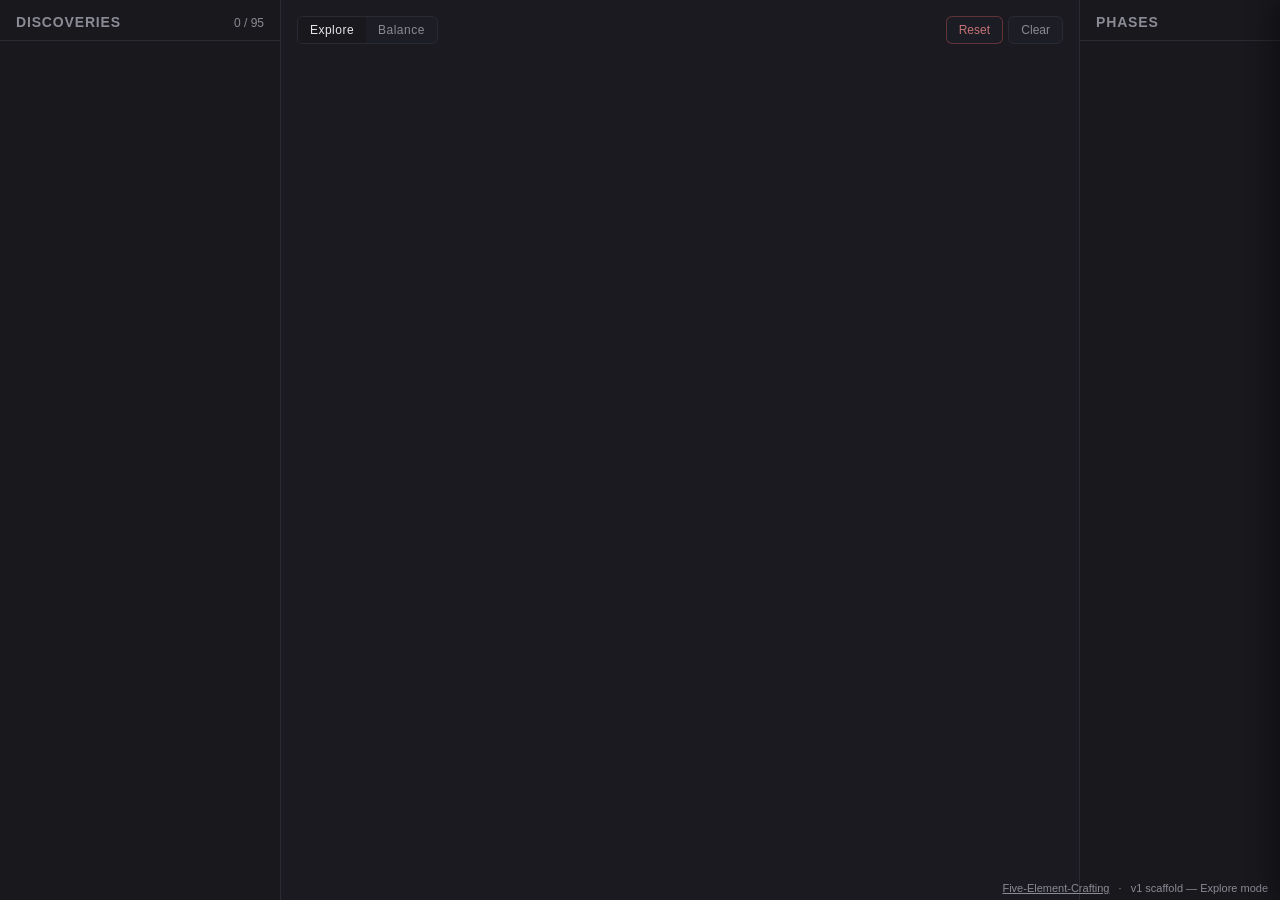
<file: index.html>
<!doctype html>
<html lang="en">
  <head>
    <meta charset="utf-8">
    <title>Five-Element-Crafting</title>
    <meta http-equiv="refresh" content="0; url=./app/">
    <link rel="canonical" href="./app/">
    <style>
      body {
        background: #1a1a1a;
        color: #f8e3a0;
        font-family: system-ui, sans-serif;
        display: grid;
        place-items: center;
        min-height: 100vh;
        margin: 0;
        padding: 24px;
      }
      a { color: #f8e3a0; }
    </style>
  </head>
  <body>
    <main>
      <p>Loading <a href="./app/">Five-Element-Crafting</a>&hellip;</p>
    </main>
  </body>
</html>
</file>
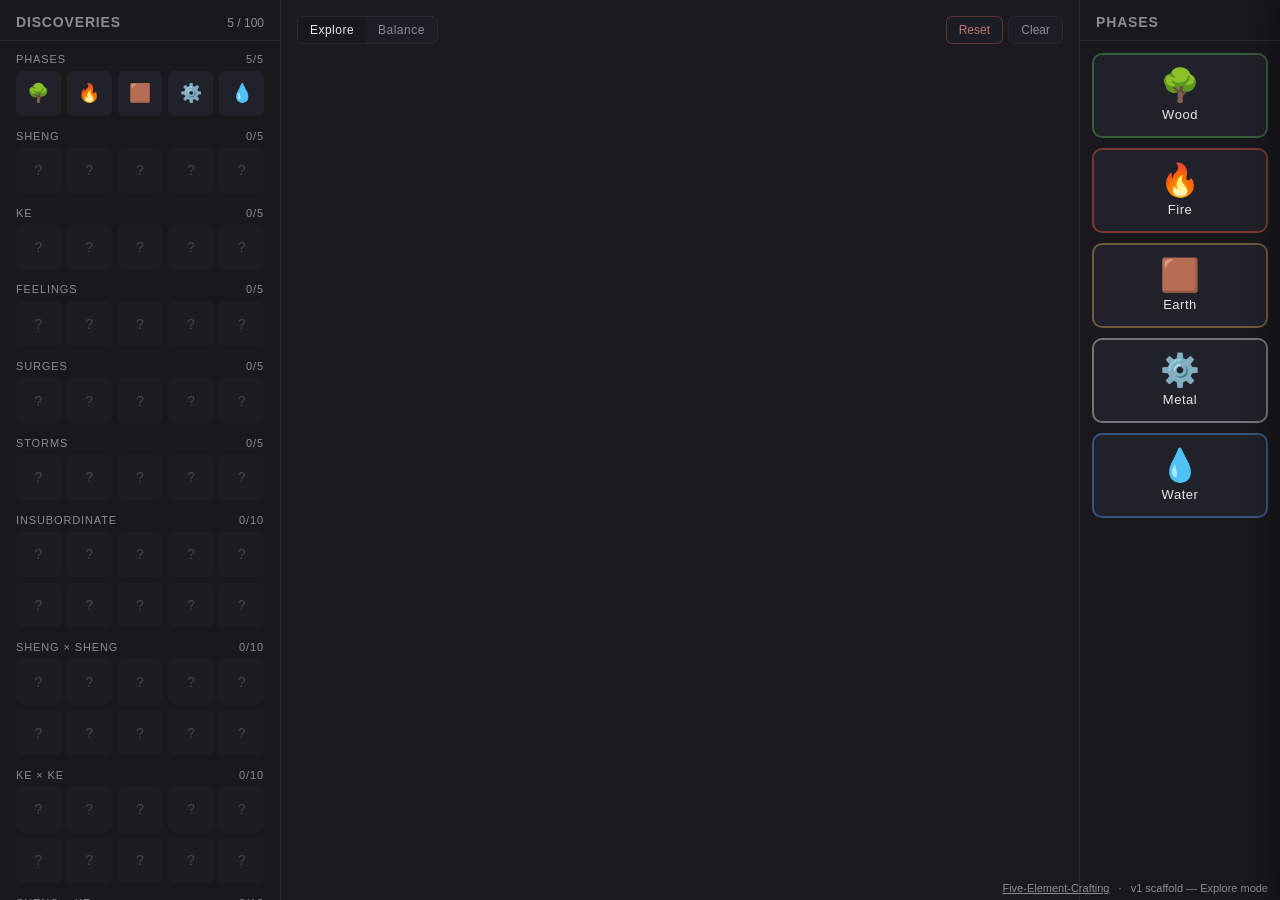
<file: app/index.html>
<!doctype html>
<html lang="en">
  <head>
    <meta charset="utf-8" />
    <meta name="viewport" content="width=device-width, initial-scale=1, maximum-scale=1, viewport-fit=cover" />
    <title>Five-Element-Crafting</title>
    <link rel="stylesheet" href="src/styles/main.css" />
  </head>
  <body>
    <div id="app">
      <aside id="discoveries-panel" class="panel panel-left">
        <header class="panel-header">
          <h2>Discoveries</h2>
          <div id="discovery-counter" class="counter">0 / 95</div>
        </header>
        <div id="discoveries-groups"></div>
      </aside>

      <main id="workspace" class="workspace">
        <div id="pentagram-background" class="pentagram hidden"></div>
        <div id="workspace-entities"></div>
        <div id="craft-feedback"></div>
        <div id="catastrophe-overlay" class="hidden"></div>
        <div id="nudge"></div>
        <button id="clear-btn" class="workspace-button" type="button">Clear</button>
        <button id="reset-btn" class="workspace-button workspace-button-reset" type="button">Reset</button>

        <div id="mode-toggle" class="mode-toggle">
          <button id="mode-explore" class="mode-btn active" type="button">Explore</button>
          <button id="mode-balance" class="mode-btn" type="button">Balance</button>
        </div>

        <div id="balance-hud" class="balance-hud hidden">
          <div class="balance-hud-left">
            <label class="hud-label" for="difficulty-select">Difficulty</label>
            <select id="difficulty-select">
              <option value="gentle">Gentle</option>
              <option value="steady" selected>Steady</option>
              <option value="sharp">Sharp</option>
            </select>
            <button id="new-puzzle-btn" type="button">New puzzle</button>
          </div>
          <div class="balance-hud-right">
            <div class="hud-label">Moves</div>
            <div id="budget-counter" class="budget-counter">0 / 0</div>
          </div>
          <div id="pathology-tray" class="pathology-tray"></div>
        </div>

        <div id="balance-end-overlay" class="end-overlay hidden"></div>
      </main>

      <aside id="blocks-panel" class="panel panel-right">
        <header class="panel-header">
          <h2>Phases</h2>
        </header>
        <div id="phase-tiles"></div>
      </aside>
    </div>

    <div id="inspect-drawer" class="drawer hidden" aria-hidden="true">
      <button id="inspect-close" class="drawer-close" type="button" aria-label="Close inspect panel">&times;</button>
      <div id="inspect-content"></div>
    </div>

    <div id="clear-modal" class="modal hidden" role="dialog" aria-labelledby="clear-modal-title">
      <div class="modal-body">
        <h3 id="clear-modal-title">Clear workspace?</h3>
        <p>This removes every entity from the workspace. Discoveries stay.</p>
        <div class="modal-actions">
          <button id="clear-confirm" type="button">Clear</button>
          <button id="clear-cancel" type="button">Cancel</button>
        </div>
      </div>
    </div>

    <div id="reset-modal" class="modal hidden" role="dialog" aria-labelledby="reset-modal-title">
      <div class="modal-body">
        <h3 id="reset-modal-title">Reset the whole game?</h3>
        <p>This clears the workspace, wipes your discoveries, resets self-stage progression, and ends any Balance puzzle in progress. This cannot be undone.</p>
        <div class="modal-actions">
          <button id="reset-confirm" type="button">Reset everything</button>
          <button id="reset-cancel" type="button">Cancel</button>
        </div>
      </div>
    </div>

    <footer id="app-footer">
      <a href="https://github.com/warrenrross/Five-Element-Crafting" target="_blank" rel="noopener">Five-Element-Crafting</a>
      <span class="footer-sep">&middot;</span>
      <span>v1 scaffold &mdash; <span id="footer-mode">Explore mode</span></span>
    </footer>

    <script type="module" src="src/main.js"></script>
  </body>
</html>
</file>
<file: app/src/styles/main.css>
/* Five-Element-Crafting v1 scaffold styles
 * Design surface per docs/design/ui-layout.md.
 * No framework, no preprocessor. Plain CSS only.
 */

:root {
  --bg: #0f0f12;
  --panel-bg: #18181d;
  --panel-border: #2a2a32;
  --workspace-bg: #1a1a20;
  --text: #e6e6ea;
  --text-muted: #8b8b95;

  /* Phase tints (used by the right panel and the move-type halos) */
  --wood: #4a8f4a;
  --fire: #c84a3a;
  --earth: #b08a4a;
  --metal: #b5b9bf;
  --water: #4a7ec8;

  /* Move-type cue colors per docs/design/ui-layout.md §3.3 */
  --halo-sheng: #4a8f4a;
  --halo-ke: #c84a3a;
  --halo-self: #d4b04a;
  --halo-insub: #8a4ac8;
  --halo-stage2: #6c6cb8;

  --radius: 10px;
  --radius-sm: 6px;
  --shadow: 0 6px 18px rgba(0, 0, 0, 0.35);
}

* {
  box-sizing: border-box;
}

html, body {
  margin: 0;
  padding: 0;
  height: 100%;
  font-family: -apple-system, BlinkMacSystemFont, "Segoe UI", Roboto, Helvetica, Arial, sans-serif;
  background: var(--bg);
  color: var(--text);
  overflow: hidden;
}

#app {
  display: grid;
  grid-template-columns: 280px 1fr 200px;
  grid-template-rows: 1fr;
  height: 100vh;
  gap: 1px;
  background: var(--panel-border);
}

/* ---------- Panels ---------- */

.panel {
  background: var(--panel-bg);
  display: flex;
  flex-direction: column;
  min-height: 0;
}

.panel-header {
  padding: 14px 16px 10px;
  border-bottom: 1px solid var(--panel-border);
  display: flex;
  align-items: baseline;
  justify-content: space-between;
}

.panel-header h2 {
  margin: 0;
  font-size: 14px;
  letter-spacing: 0.06em;
  text-transform: uppercase;
  color: var(--text-muted);
  font-weight: 600;
}

.counter {
  font-size: 12px;
  color: var(--text-muted);
  font-variant-numeric: tabular-nums;
}

/* ---------- Right panel (phases) ---------- */

#phase-tiles {
  display: flex;
  flex-direction: column;
  padding: 12px;
  gap: 10px;
  overflow-y: auto;
}

.phase-tile {
  display: flex;
  flex-direction: column;
  align-items: center;
  justify-content: center;
  padding: 14px;
  background: #21212a;
  border: 2px solid transparent;
  border-radius: var(--radius);
  cursor: grab;
  user-select: none;
  transition: transform 80ms ease, border-color 80ms ease;
}

.phase-tile:hover {
  transform: translateY(-1px);
  border-color: rgba(255, 255, 255, 0.08);
}

.phase-tile:active {
  cursor: grabbing;
}

.phase-tile[data-phase="wood"]  { border-color: rgba(74, 143, 74, 0.55); }
.phase-tile[data-phase="fire"]  { border-color: rgba(200, 74, 58, 0.55); }
.phase-tile[data-phase="earth"] { border-color: rgba(176, 138, 74, 0.55); }
.phase-tile[data-phase="metal"] { border-color: rgba(181, 185, 191, 0.55); }
.phase-tile[data-phase="water"] { border-color: rgba(74, 126, 200, 0.55); }

.phase-tile .tile-emoji {
  font-size: 32px;
  line-height: 1;
  margin-bottom: 6px;
}

.phase-tile .tile-name {
  font-size: 13px;
  letter-spacing: 0.04em;
}

/* ---------- Workspace ---------- */

.workspace {
  position: relative;
  background: var(--workspace-bg);
  overflow: hidden;
}

#workspace-entities {
  position: absolute;
  inset: 0;
}

.workspace-entity {
  position: absolute;
  display: flex;
  flex-direction: column;
  align-items: center;
  justify-content: center;
  width: 72px;
  height: 72px;
  padding: 8px;
  background: #22222b;
  border: 1px solid rgba(255, 255, 255, 0.06);
  border-radius: var(--radius);
  cursor: grab;
  user-select: none;
  box-shadow: var(--shadow);
  transition: transform 80ms ease, box-shadow 80ms ease;
}

.workspace-entity:hover {
  transform: translateY(-1px);
  box-shadow: 0 8px 22px rgba(0, 0, 0, 0.45);
}

.workspace-entity.dragging {
  cursor: grabbing;
  opacity: 0.85;
  z-index: 10;
}

.workspace-entity.drop-target {
  border-color: rgba(255, 255, 255, 0.4);
  box-shadow: 0 0 0 2px rgba(255, 255, 255, 0.15);
}

.workspace-entity.snapping-back {
  transition: left 150ms ease-out, top 150ms ease-out;
}

.workspace-entity .entity-emoji {
  font-size: 28px;
  line-height: 1;
}

.workspace-entity .entity-name {
  margin-top: 4px;
  font-size: 11px;
  color: var(--text-muted);
}

/* ---------- Craft halo / move-type cues (§3.3 of ui-layout.md) ---------- */

.craft-halo {
  position: absolute;
  width: 96px;
  height: 96px;
  border-radius: 50%;
  pointer-events: none;
  transform: translate(-50%, -50%);
  opacity: 0;
  z-index: 5;
}

.craft-halo.show {
  animation: haloPulse 600ms ease-out forwards;
}

.craft-halo[data-move="sheng"]   { background: radial-gradient(circle, rgba(74,143,74,0.55) 0%, rgba(74,143,74,0) 70%); }
.craft-halo[data-move="ke"]      { background: radial-gradient(circle, rgba(200,74,58,0.55) 0%, rgba(200,74,58,0) 70%); }
.craft-halo[data-move="self"]    { background: radial-gradient(circle, rgba(212,176,74,0.65) 0%, rgba(212,176,74,0) 70%); }
.craft-halo[data-move="insub"]   { background: radial-gradient(circle, rgba(138,74,200,0.55) 0%, rgba(138,74,200,0) 70%); }
.craft-halo[data-move="stage2"]  { background: radial-gradient(circle, rgba(108,108,184,0.45) 0%, rgba(108,108,184,0) 70%); }

@keyframes haloPulse {
  0%   { opacity: 0;   transform: translate(-50%, -50%) scale(0.4); }
  30%  { opacity: 0.9; transform: translate(-50%, -50%) scale(1.0); }
  100% { opacity: 0;   transform: translate(-50%, -50%) scale(1.5); }
}

/* Sheng pulse-up; Ke press-down; Self hold; Insub shake (animation only on result entity) */
.workspace-entity.cue-sheng  { animation: cueShengPulse 420ms ease-out; }
.workspace-entity.cue-ke     { animation: cueKePress    420ms ease-out; }
.workspace-entity.cue-self   { animation: cueSelfHold   500ms ease-out; }
.workspace-entity.cue-insub  { animation: cueInsubShake 420ms ease-out; }
.workspace-entity.cue-stage2 { animation: cueStage2     420ms ease-out; }

@keyframes cueShengPulse {
  0%   { transform: translateY(8px)  scale(0.7); opacity: 0; }
  60%  { transform: translateY(-4px) scale(1.05); opacity: 1; }
  100% { transform: translateY(0)    scale(1);    opacity: 1; }
}
@keyframes cueKePress {
  0%   { transform: translateY(-8px) scale(0.7); opacity: 0; }
  60%  { transform: translateY(4px)  scale(1.05); opacity: 1; }
  100% { transform: translateY(0)    scale(1);    opacity: 1; }
}
@keyframes cueSelfHold {
  0%   { transform: scale(0.6); opacity: 0; filter: brightness(2); }
  40%  { transform: scale(1.1); opacity: 1; filter: brightness(1.6); }
  100% { transform: scale(1);   opacity: 1; filter: brightness(1); }
}
@keyframes cueInsubShake {
  0%   { transform: translateX(0)   scale(0.7); opacity: 0; }
  25%  { transform: translateX(-6px) scale(1);   opacity: 1; }
  50%  { transform: translateX(6px)  scale(1);   opacity: 1; }
  75%  { transform: translateX(-3px) scale(1);   opacity: 1; }
  100% { transform: translateX(0)   scale(1);   opacity: 1; }
}
@keyframes cueStage2 {
  0%   { transform: scale(0.6) rotate(-6deg); opacity: 0; }
  60%  { transform: scale(1.05) rotate(2deg); opacity: 1; }
  100% { transform: scale(1) rotate(0);       opacity: 1; }
}

/* ---------- Nudge label ---------- */

#nudge {
  position: absolute;
  pointer-events: none;
  padding: 6px 10px;
  font-size: 12px;
  background: rgba(40, 40, 50, 0.92);
  color: var(--text-muted);
  border-radius: var(--radius-sm);
  opacity: 0;
  transition: opacity 200ms ease;
  z-index: 8;
}

#nudge.show {
  opacity: 1;
}

/* ---------- Catastrophe overlay ---------- */

#catastrophe-overlay {
  position: absolute;
  inset: 0;
  background: radial-gradient(circle, rgba(200, 80, 60, 0.25) 0%, rgba(0, 0, 0, 0.65) 100%);
  z-index: 20;
  pointer-events: all;
  display: flex;
  align-items: center;
  justify-content: center;
}

#catastrophe-overlay .catastrophe-card {
  background: #1a1a20;
  border: 1px solid rgba(255, 200, 150, 0.3);
  border-radius: var(--radius);
  padding: 24px 32px;
  text-align: center;
  box-shadow: var(--shadow);
}

#catastrophe-overlay .catastrophe-emoji {
  font-size: 48px;
}

#catastrophe-overlay .catastrophe-name {
  margin-top: 8px;
  font-size: 18px;
  letter-spacing: 0.06em;
}

#catastrophe-overlay .catastrophe-surface {
  margin-top: 8px;
  font-size: 13px;
  color: var(--text-muted);
  max-width: 280px;
}

/* ---------- Pentagram (hidden in Explore) ---------- */

.pentagram {
  position: absolute;
  inset: 0;
  pointer-events: none;
  display: grid;
  place-items: center;
}

.pentagram-svg {
  width: min(60vmin, 480px);
  height: min(60vmin, 480px);
  opacity: 0.85;
}

.pentagram-ring {
  fill: none;
  stroke: rgba(255, 255, 255, 0.05);
  stroke-width: 1;
}

.pentagram-sheng {
  fill: none;
  stroke: rgba(140, 200, 140, 0.18);
  stroke-width: 1.2;
}

.pentagram-ke {
  fill: none;
  stroke: rgba(220, 110, 90, 0.18);
  stroke-width: 1.2;
}

.pentagram-node-outer {
  opacity: 0.18;
}

.pentagram-node-inner {
  transition: r 200ms ease;
}

.pentagram-node.in-band .pentagram-node-outer {
  opacity: 0.45;
}

.pentagram-label {
  fill: var(--text-muted);
  font-size: 10px;
  font-family: system-ui, sans-serif;
  font-variant-numeric: tabular-nums;
}

.pentagram-node.in-band .pentagram-label {
  fill: var(--text);
}

/* ---------- Mode toggle ---------- */

.mode-toggle {
  position: absolute;
  left: 16px;
  top: 16px;
  z-index: 6;
  display: inline-flex;
  background: rgba(30, 30, 38, 0.85);
  border: 1px solid var(--panel-border);
  border-radius: var(--radius-sm);
  overflow: hidden;
}

.mode-btn {
  background: transparent;
  color: var(--text-muted);
  border: none;
  padding: 6px 12px;
  font-size: 12px;
  cursor: pointer;
  letter-spacing: 0.04em;
}

.mode-btn.active {
  background: var(--panel-bg);
  color: var(--text);
}

/* ---------- Balance HUD ---------- */

.balance-hud {
  position: absolute;
  left: 16px;
  top: 56px;
  right: 16px;
  z-index: 6;
  display: grid;
  grid-template-columns: auto auto;
  grid-template-rows: auto auto;
  align-items: center;
  gap: 8px 16px;
  pointer-events: none;
}

.balance-hud > * { pointer-events: auto; }

.balance-hud-left,
.balance-hud-right {
  display: inline-flex;
  gap: 8px;
  align-items: center;
  background: rgba(30, 30, 38, 0.85);
  border: 1px solid var(--panel-border);
  border-radius: var(--radius-sm);
  padding: 6px 10px;
  color: var(--text);
  font-size: 12px;
}

.balance-hud-right {
  justify-self: end;
}

.hud-label {
  color: var(--text-muted);
  text-transform: uppercase;
  letter-spacing: 0.08em;
  font-size: 10px;
}

#difficulty-select {
  background: #1f1f25;
  color: var(--text);
  border: 1px solid var(--panel-border);
  border-radius: var(--radius-sm);
  padding: 3px 6px;
  font-size: 12px;
}

#new-puzzle-btn {
  background: #2a2a32;
  color: var(--text);
  border: 1px solid var(--panel-border);
  border-radius: var(--radius-sm);
  padding: 4px 10px;
  font-size: 12px;
  cursor: pointer;
}

.budget-counter {
  font-size: 16px;
  font-variant-numeric: tabular-nums;
  letter-spacing: 0.04em;
}

.budget-counter[data-low="1"] {
  color: #f0d28a;
}

.pathology-tray {
  grid-column: 1 / -1;
  display: inline-flex;
  gap: 6px;
  justify-self: end;
  pointer-events: auto;
}

.path-slot {
  width: 28px;
  height: 28px;
  border-radius: 50%;
  background: rgba(30, 30, 38, 0.55);
  border: 1px dashed rgba(255, 255, 255, 0.15);
  display: grid;
  place-items: center;
  font-size: 14px;
}

.path-slot.filled {
  background: rgba(80, 30, 110, 0.55);
  border-style: solid;
  border-color: #b48ce0;
}

.path-slot.danger {
  border-color: rgba(220, 90, 90, 0.5);
}

.path-slot.danger.filled {
  background: rgba(180, 40, 40, 0.6);
  border-color: #ff7060;
  box-shadow: 0 0 8px rgba(220, 90, 90, 0.5);
}

/* ---------- Balance end overlay ---------- */

.end-overlay {
  position: absolute;
  inset: 0;
  z-index: 10;
  background: rgba(0, 0, 0, 0.55);
  display: grid;
  place-items: center;
  padding: 24px;
}

.end-card {
  background: #1c1c22;
  border: 1px solid var(--panel-border);
  border-radius: var(--radius);
  padding: 24px;
  max-width: 640px;
  width: 100%;
  box-shadow: var(--shadow);
}

.end-heading {
  font-size: 22px;
  letter-spacing: 0.04em;
}
.end-heading.won  { color: #9fdc9b; }
.end-heading.lost { color: #f1a89a; }

.end-subhead {
  margin-top: 4px;
  color: var(--text-muted);
  font-size: 13px;
}

.end-columns {
  margin-top: 16px;
  display: grid;
  grid-template-columns: 1fr 1fr;
  gap: 16px;
}

.end-col-title {
  font-size: 10px;
  text-transform: uppercase;
  letter-spacing: 0.1em;
  color: var(--text-muted);
  margin-bottom: 6px;
}

.end-list {
  list-style: none;
  padding: 0;
  margin: 0;
  display: flex;
  flex-direction: column;
  gap: 4px;
}

.end-list li {
  display: flex;
  align-items: center;
  gap: 6px;
  font-size: 12px;
  background: #1f1f25;
  border-radius: var(--radius-sm);
  padding: 4px 8px;
  flex-wrap: wrap;
}

.step-i {
  display: inline-block;
  min-width: 20px;
  color: var(--text-muted);
  font-variant-numeric: tabular-nums;
}

.step-arrow { color: var(--text-muted); }

.step-kind {
  margin-left: auto;
  font-size: 10px;
  text-transform: uppercase;
  letter-spacing: 0.06em;
  padding: 1px 6px;
  border-radius: var(--radius-sm);
  background: #2a2a32;
  color: var(--text-muted);
}
.step-kind-sheng { color: #9fdc9b; background: #1c2a1c; }
.step-kind-ke    { color: #f1a89a; background: #2a1c1c; }
.step-kind-self  { color: #f0d28a; background: #2a241c; }
.step-kind-insub { color: #c8a5e0; background: #251c2a; }
.step-kind-null  { color: var(--text-muted); }

.end-empty {
  color: var(--text-muted);
  font-style: normal;
}

.end-actions {
  margin-top: 18px;
  display: flex;
  gap: 8px;
  justify-content: flex-end;
}

.end-actions button {
  background: #2a2a32;
  color: var(--text);
  border: 1px solid var(--panel-border);
  padding: 6px 14px;
  border-radius: var(--radius-sm);
  cursor: pointer;
  font-size: 13px;
}

#end-retry {
  background: #2c4a2a;
  border-color: #3f6c3a;
}

.workspace-entity.pathology-token {
  background: rgba(80, 30, 110, 0.35);
  border: 1px dashed #b48ce0;
  cursor: not-allowed;
}

.workspace-entity.pathology-token .entity-name {
  color: #d6b5f0;
  text-transform: uppercase;
  letter-spacing: 0.08em;
  font-size: 9px;
}

.hidden {
  display: none !important;
}

/* ---------- Workspace clear button ---------- */

.workspace-button {
  position: absolute;
  right: 16px;
  top: 16px;
  z-index: 6;
  background: rgba(30, 30, 38, 0.85);
  color: var(--text-muted);
  border: 1px solid var(--panel-border);
  border-radius: var(--radius-sm);
  padding: 6px 12px;
  font-size: 12px;
  cursor: pointer;
}

.workspace-button:hover {
  color: var(--text);
}

/* Reset sits just left of Clear. Clear is ~62px wide; offset 76px keeps a gap. */
.workspace-button-reset {
  right: 76px;
  color: rgba(225, 130, 130, 0.85);
  border-color: rgba(180, 80, 80, 0.45);
}

.workspace-button-reset:hover {
  color: rgba(255, 170, 170, 1);
  border-color: rgba(220, 110, 110, 0.7);
}

#reset-confirm {
  background: rgba(180, 60, 60, 0.85);
  color: #fff;
  border: 1px solid rgba(220, 90, 90, 0.9);
}

#reset-confirm:hover {
  background: rgba(210, 75, 75, 1);
}

/* ---------- Discoveries panel ---------- */

#discoveries-groups {
  padding: 12px 16px 16px;
  overflow-y: auto;
  flex: 1;
}

.discovery-group {
  margin-bottom: 14px;
}

.discovery-group-header {
  font-size: 11px;
  letter-spacing: 0.08em;
  text-transform: uppercase;
  color: var(--text-muted);
  margin-bottom: 6px;
  display: flex;
  justify-content: space-between;
}

.discovery-group-header .group-count {
  font-variant-numeric: tabular-nums;
}

.discovery-list {
  display: grid;
  grid-template-columns: repeat(5, 1fr);
  gap: 6px;
}

.discovery-cell {
  position: relative;
  aspect-ratio: 1;
  background: #21212a;
  border: 1px solid transparent;
  border-radius: var(--radius-sm);
  display: flex;
  align-items: center;
  justify-content: center;
  cursor: pointer;
  user-select: none;
  font-size: 18px;
}

.discovery-cell.locked {
  background: #1c1c22;
  color: rgba(255, 255, 255, 0.18);
  cursor: default;
}

.discovery-cell.locked::after {
  content: "?";
  font-size: 14px;
  color: rgba(255, 255, 255, 0.18);
}

.discovery-cell.locked > .discovery-emoji,
.discovery-cell.locked > .discovery-count {
  display: none;
}

.discovery-cell:not(.locked):hover {
  border-color: rgba(255, 255, 255, 0.18);
}

.discovery-count {
  position: absolute;
  right: 2px;
  bottom: 2px;
  font-size: 9px;
  color: var(--text-muted);
  background: rgba(0, 0, 0, 0.4);
  padding: 1px 4px;
  border-radius: 6px;
}

/* Tooltip (CSS-only) on discoveries */
.discovery-cell:not(.locked):hover::before {
  content: attr(data-name);
  position: absolute;
  left: 50%;
  bottom: calc(100% + 4px);
  transform: translateX(-50%);
  background: #2a2a32;
  color: var(--text);
  padding: 4px 8px;
  font-size: 11px;
  border-radius: var(--radius-sm);
  white-space: nowrap;
  z-index: 20;
  pointer-events: none;
}

/* ---------- Inspect drawer ---------- */

.drawer {
  position: fixed;
  top: 0;
  right: 0;
  height: 100vh;
  width: 360px;
  background: #1c1c22;
  border-left: 1px solid var(--panel-border);
  box-shadow: -8px 0 24px rgba(0, 0, 0, 0.35);
  z-index: 30;
  padding: 24px 24px 32px;
  overflow-y: auto;
  transform: translateX(0);
  transition: transform 200ms ease;
}

.drawer.hidden {
  display: block !important;
  transform: translateX(100%);
  pointer-events: none;
}

.drawer-close {
  position: absolute;
  right: 12px;
  top: 8px;
  background: none;
  border: none;
  color: var(--text-muted);
  font-size: 24px;
  cursor: pointer;
}

#inspect-content .inspect-header {
  display: flex;
  align-items: center;
  gap: 10px;
}

#inspect-content .inspect-emoji {
  font-size: 36px;
  line-height: 1;
}

#inspect-content h3 {
  margin: 0;
  font-size: 18px;
}

#inspect-content .inspect-true-name {
  margin-top: 2px;
  font-size: 11px;
  color: var(--text-muted);
  letter-spacing: 0.04em;
}

#inspect-content .inspect-section {
  margin-top: 18px;
}

#inspect-content .inspect-section-label {
  font-size: 10px;
  text-transform: uppercase;
  letter-spacing: 0.1em;
  color: var(--text-muted);
  margin-bottom: 4px;
}

#inspect-content .inspect-section-body {
  font-size: 13px;
  line-height: 1.5;
}

#inspect-content .inspect-weights {
  display: flex;
  flex-wrap: wrap;
  gap: 6px;
  margin-top: 4px;
}

#inspect-content .weight-chip {
  background: #2a2a32;
  border-radius: var(--radius-sm);
  padding: 3px 8px;
  font-size: 11px;
  color: var(--text-muted);
}

/* Extended inspect markup (used by ui/inspect.js). */

#inspect-content .inspect-headtext {
  display: flex;
  flex-direction: column;
}

#inspect-content .inspect-name {
  font-size: 18px;
  font-weight: 600;
  line-height: 1.1;
}

#inspect-content .inspect-tier {
  margin-top: 4px;
  font-size: 11px;
  color: var(--text-muted);
  display: flex;
  gap: 6px;
  align-items: center;
  flex-wrap: wrap;
}

#inspect-content .inspect-badge {
  background: #2a2a32;
  border: 1px solid var(--panel-border);
  border-radius: var(--radius-sm);
  padding: 1px 6px;
  font-size: 10px;
  text-transform: uppercase;
  letter-spacing: 0.06em;
}

#inspect-content .inspect-badge.cata {
  background: #3a1818;
  border-color: #8a2a2a;
  color: #ffb4a8;
}

#inspect-content .inspect-badge.locked {
  background: #1f1f25;
  color: var(--text-muted);
}

#inspect-content .inspect-section h4 {
  font-size: 10px;
  text-transform: uppercase;
  letter-spacing: 0.1em;
  color: var(--text-muted);
  margin: 0 0 6px;
  font-weight: 600;
}

#inspect-content .inspect-surface,
#inspect-content .inspect-origin {
  margin: 0;
  font-size: 13px;
  line-height: 1.5;
  color: var(--text);
}

#inspect-content .phase-weights {
  display: flex;
  flex-wrap: wrap;
  gap: 6px;
}

.phase-chip {
  display: inline-flex;
  align-items: center;
  gap: 6px;
  background: #1f1f25;
  border: 1px solid var(--panel-border);
  border-radius: var(--radius-sm);
  padding: 3px 8px;
  font-size: 11px;
  color: var(--text);
}

.phase-chip-dot {
  width: 8px;
  height: 8px;
  border-radius: 50%;
  background: var(--text-muted);
}

.phase-chip.phase-wood  .phase-chip-dot { background: #6fb86b; }
.phase-chip.phase-fire  .phase-chip-dot { background: #d96c5b; }
.phase-chip.phase-earth .phase-chip-dot { background: #c8a165; }
.phase-chip.phase-metal .phase-chip-dot { background: #c9c9d2; }
.phase-chip.phase-water .phase-chip-dot { background: #4d8fc7; }

.phase-chip-value {
  color: var(--text-muted);
  font-variant-numeric: tabular-nums;
}

.recipe-list {
  list-style: none;
  padding: 0;
  margin: 0;
  display: flex;
  flex-direction: column;
  gap: 6px;
}

.recipe-item {
  display: flex;
  align-items: center;
  gap: 6px;
  background: #1f1f25;
  border: 1px solid var(--panel-border);
  border-radius: var(--radius-sm);
  padding: 6px 8px;
  font-size: 12px;
  flex-wrap: wrap;
}

.recipe-arrow {
  color: var(--text-muted);
}

.recipe-move {
  margin-left: auto;
  font-size: 10px;
  text-transform: uppercase;
  letter-spacing: 0.06em;
  padding: 2px 6px;
  border-radius: var(--radius-sm);
  background: #2a2a32;
  color: var(--text-muted);
}

.recipe-move-sheng { color: #9fdc9b; background: #1c2a1c; }
.recipe-move-ke    { color: #f1a89a; background: #2a1c1c; }
.recipe-move-self  { color: #f0d28a; background: #2a241c; }
.recipe-move-insub { color: #c8a5e0; background: #251c2a; }
.recipe-move-stage2 { color: #b1b7e0; background: #1c1f2a; }

.recipe-stagenote {
  color: var(--text-muted);
  text-transform: none;
  letter-spacing: 0;
}

/* ---------- Modal ---------- */

.modal {
  position: fixed;
  inset: 0;
  background: rgba(0, 0, 0, 0.55);
  display: flex;
  align-items: center;
  justify-content: center;
  z-index: 40;
}

.modal-body {
  background: #1c1c22;
  padding: 20px 24px;
  border-radius: var(--radius);
  width: min(360px, 90vw);
  border: 1px solid var(--panel-border);
}

.modal-body h3 {
  margin: 0 0 8px;
  font-size: 16px;
}

.modal-body p {
  margin: 0 0 16px;
  color: var(--text-muted);
  font-size: 13px;
}

.modal-actions {
  display: flex;
  gap: 8px;
  justify-content: flex-end;
}

.modal-actions button {
  background: #2a2a32;
  color: var(--text);
  border: 1px solid var(--panel-border);
  padding: 6px 14px;
  border-radius: var(--radius-sm);
  cursor: pointer;
  font-size: 13px;
}

#clear-confirm {
  background: #c84a3a;
  border-color: #c84a3a;
}

/* ---------- Footer ---------- */

#app-footer {
  position: fixed;
  bottom: 6px;
  right: 12px;
  font-size: 11px;
  color: var(--text-muted);
}

#app-footer a {
  color: var(--text-muted);
}

.footer-sep {
  margin: 0 6px;
}

/* ---------- Mobile breakpoint (per ui-layout.md §7) ---------- */

@media (max-width: 600px) {
  #app {
    grid-template-columns: 1fr;
    grid-template-rows: auto 1fr auto;
  }

  .panel-left {
    order: 3;
    max-height: 35vh;
  }
  .workspace {
    order: 2;
  }
  .panel-right {
    order: 1;
    max-height: 130px;
  }
  .phase-tile .tile-emoji { font-size: 24px; }
  #phase-tiles {
    flex-direction: row;
    overflow-x: auto;
  }
  .workspace-entity {
    width: 64px;
    height: 64px;
  }
  .drawer {
    width: 100vw;
  }
}

/* ---------- Touch-drag (mobile) ---------- */

/* Prevent system gestures (text-select callout, image preview) from
   firing on a long-press of any draggable. */
.phase-tile,
.workspace-entity,
.pathology-token {
  -webkit-user-select: none;
  user-select: none;
  -webkit-touch-callout: none;
  -webkit-tap-highlight-color: transparent;
}

/* Ghost element follows the finger. We clone the source so it carries
   the same emoji/name; just dim it and lift it off the surface. */
.touch-drag-ghost {
  box-shadow: 0 10px 28px rgba(0, 0, 0, 0.5);
  border-radius: var(--radius-sm);
  background: rgba(30, 30, 38, 0.95);
  pointer-events: none;
  /* Override absolute positioning from the source's .workspace-entity etc. */
  left: 0 !important;
  top: 0 !important;
}

/* The source element fades while its ghost is being dragged. */
.phase-tile.dragging,
.workspace-entity.dragging {
  opacity: 0.4;
}
</file>
